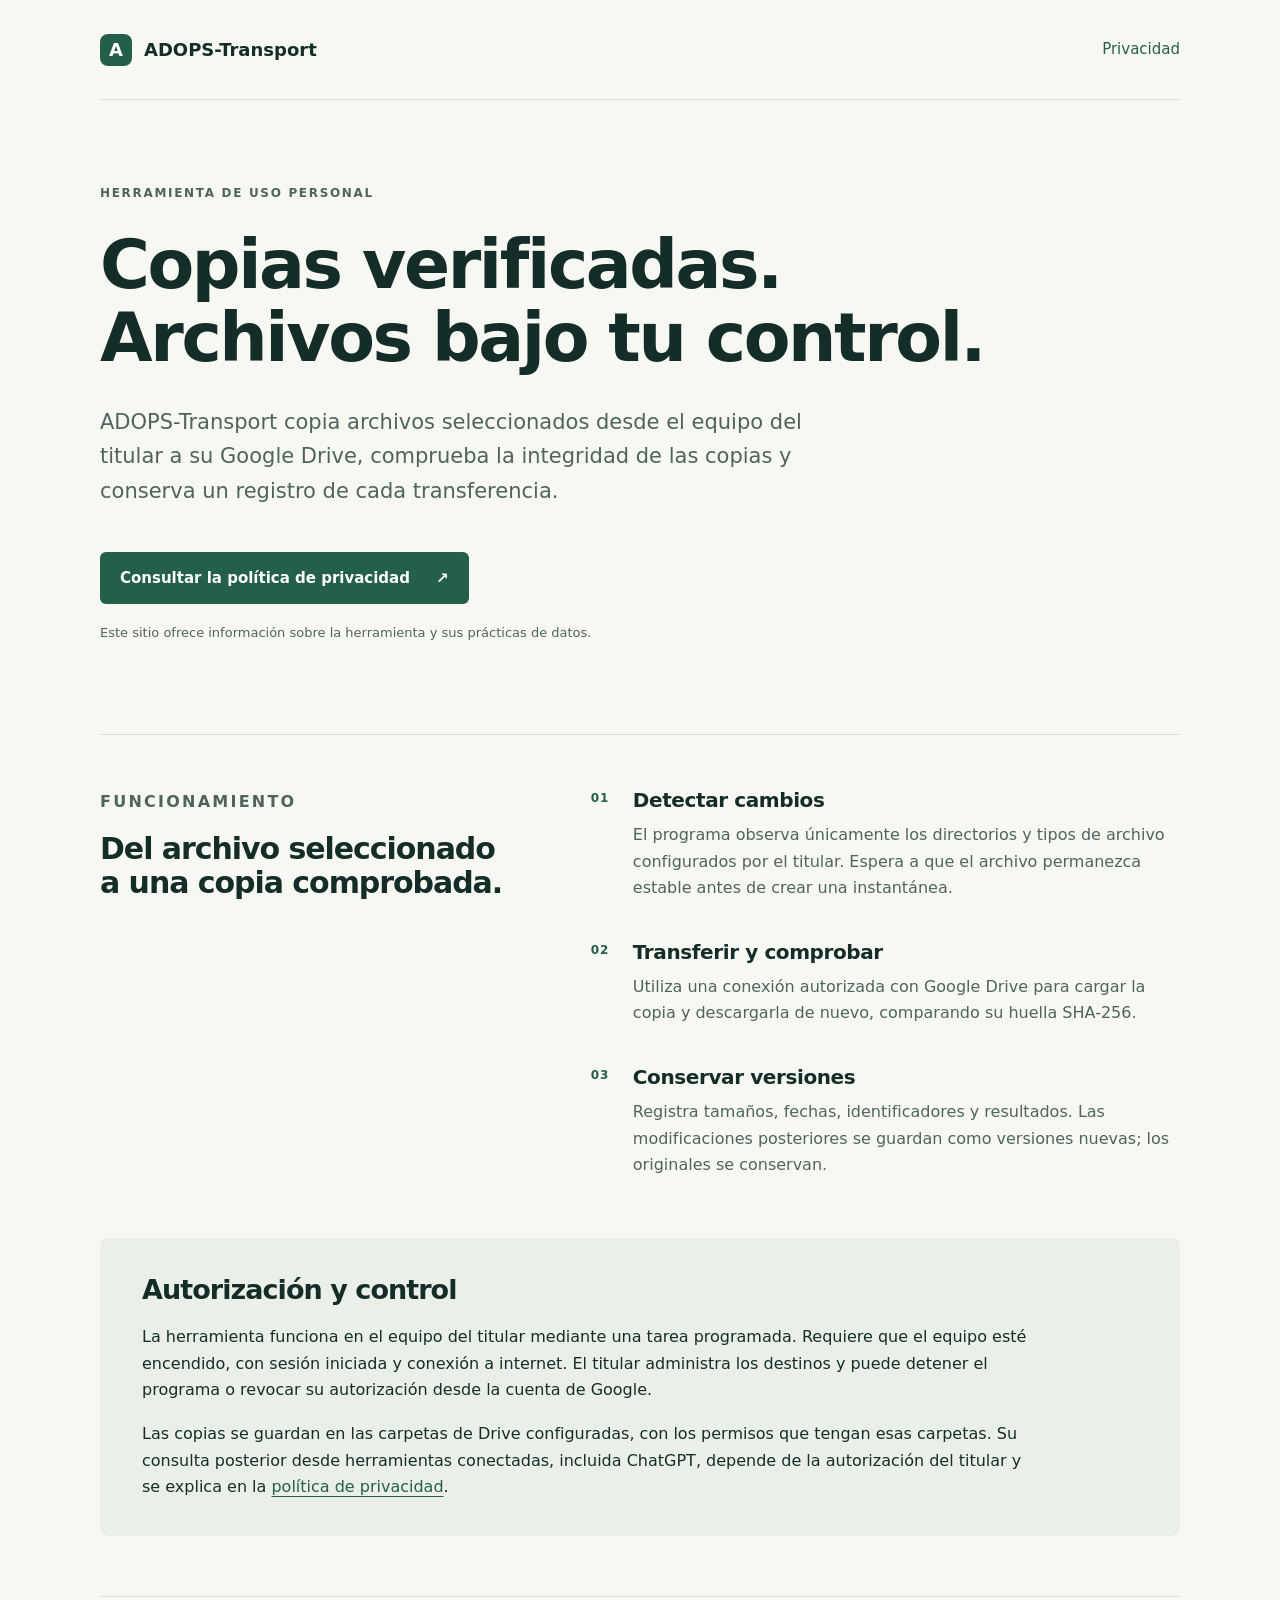
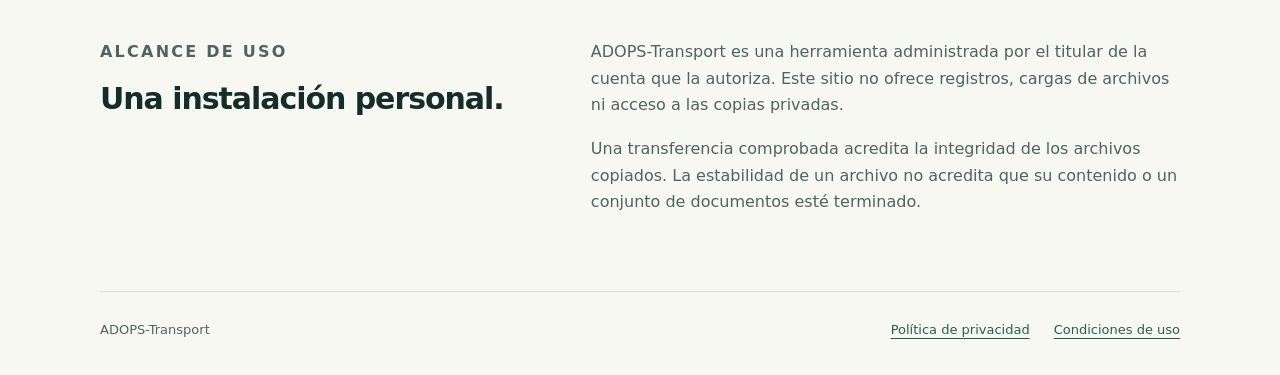
<file: index.html>
<!doctype html>
<html lang="es">
<head>
  <meta charset="utf-8">
  <meta name="viewport" content="width=device-width, initial-scale=1">
  <meta name="description" content="ADOPS-Transport: herramienta personal para copiar archivos seleccionados a Google Drive y comprobar la integridad de las copias.">
  <meta name="referrer" content="no-referrer">
  <title>ADOPS-Transport · Transferencia de archivos</title>
  <link rel="stylesheet" href="styles.css">
</head>
<body>
  <a class="skip" href="#contenido">Saltar al contenido</a>
  <header class="header wrap">
    <a class="wordmark" href="./" aria-label="ADOPS-Transport, inicio"><span class="mark" aria-hidden="true">A</span> ADOPS-Transport</a>
    <nav aria-label="Navegación principal"><a href="privacy.html">Privacidad</a></nav>
  </header>
  <main id="contenido" class="wrap">
    <section class="hero" aria-labelledby="titulo">
      <p class="eyebrow">Herramienta de uso personal</p>
      <h1 id="titulo">Copias verificadas.<br>Archivos bajo tu control.</h1>
      <p class="lead">ADOPS-Transport copia archivos seleccionados desde el equipo del titular a su Google Drive, comprueba la integridad de las copias y conserva un registro de cada transferencia.</p>
      <a class="button" href="privacy.html">Consultar la política de privacidad <span aria-hidden="true">↗</span></a>
      <p class="caption">Este sitio ofrece información sobre la herramienta y sus prácticas de datos.</p>
    </section>
    <section class="section" aria-labelledby="funcionamiento">
      <div class="section-title"><p class="eyebrow">Funcionamiento</p><h2 id="funcionamiento">Del archivo seleccionado<br>a una copia comprobada.</h2></div>
      <ol class="steps">
        <li><h3>Detectar cambios</h3><p>El programa observa únicamente los directorios y tipos de archivo configurados por el titular. Espera a que el archivo permanezca estable antes de crear una instantánea.</p></li>
        <li><h3>Transferir y comprobar</h3><p>Utiliza una conexión autorizada con Google Drive para cargar la copia y descargarla de nuevo, comparando su huella SHA-256.</p></li>
        <li><h3>Conservar versiones</h3><p>Registra tamaños, fechas, identificadores y resultados. Las modificaciones posteriores se guardan como versiones nuevas; los originales se conservan.</p></li>
      </ol>
    </section>
    <section class="note" aria-labelledby="control">
      <h2 id="control">Autorización y control</h2>
      <p>La herramienta funciona en el equipo del titular mediante una tarea programada. Requiere que el equipo esté encendido, con sesión iniciada y conexión a internet. El titular administra los destinos y puede detener el programa o revocar su autorización desde la cuenta de Google.</p>
      <p>Las copias se guardan en las carpetas de Drive configuradas, con los permisos que tengan esas carpetas. Su consulta posterior desde herramientas conectadas, incluida ChatGPT, depende de la autorización del titular y se explica en la <a href="privacy.html">política de privacidad</a>.</p>
    </section>
    <section id="condiciones" class="section compact" aria-labelledby="condiciones-titulo">
      <div class="section-title"><p class="eyebrow">Alcance de uso</p><h2 id="condiciones-titulo">Una instalación personal.</h2></div>
      <div><p>ADOPS-Transport es una herramienta administrada por el titular de la cuenta que la autoriza. Este sitio no ofrece registros, cargas de archivos ni acceso a las copias privadas.</p><p>Una transferencia comprobada acredita la integridad de los archivos copiados. La estabilidad de un archivo no acredita que su contenido o un conjunto de documentos esté terminado.</p></div>
    </section>
  </main>
  <footer class="footer wrap"><span>ADOPS-Transport</span><div><a href="privacy.html">Política de privacidad</a><a href="#condiciones">Condiciones de uso</a></div></footer>
</body>
</html>
</file>
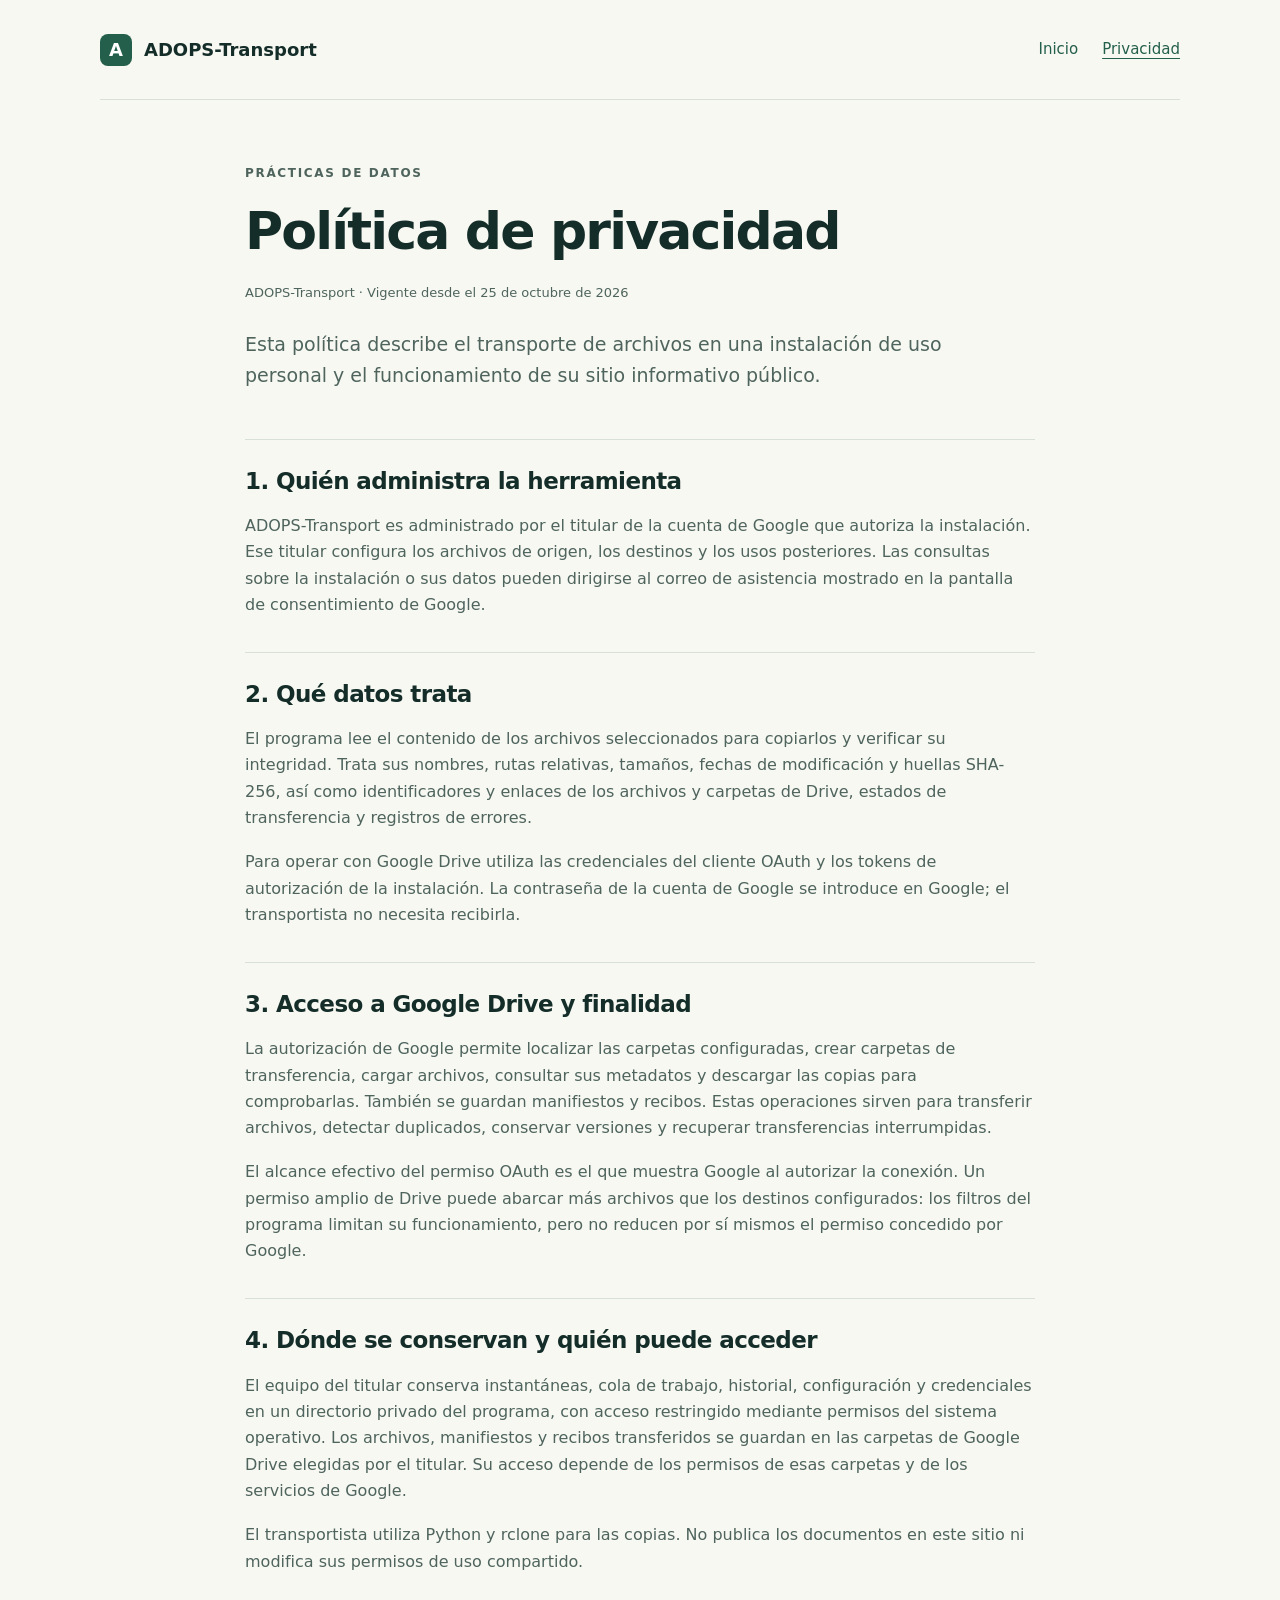
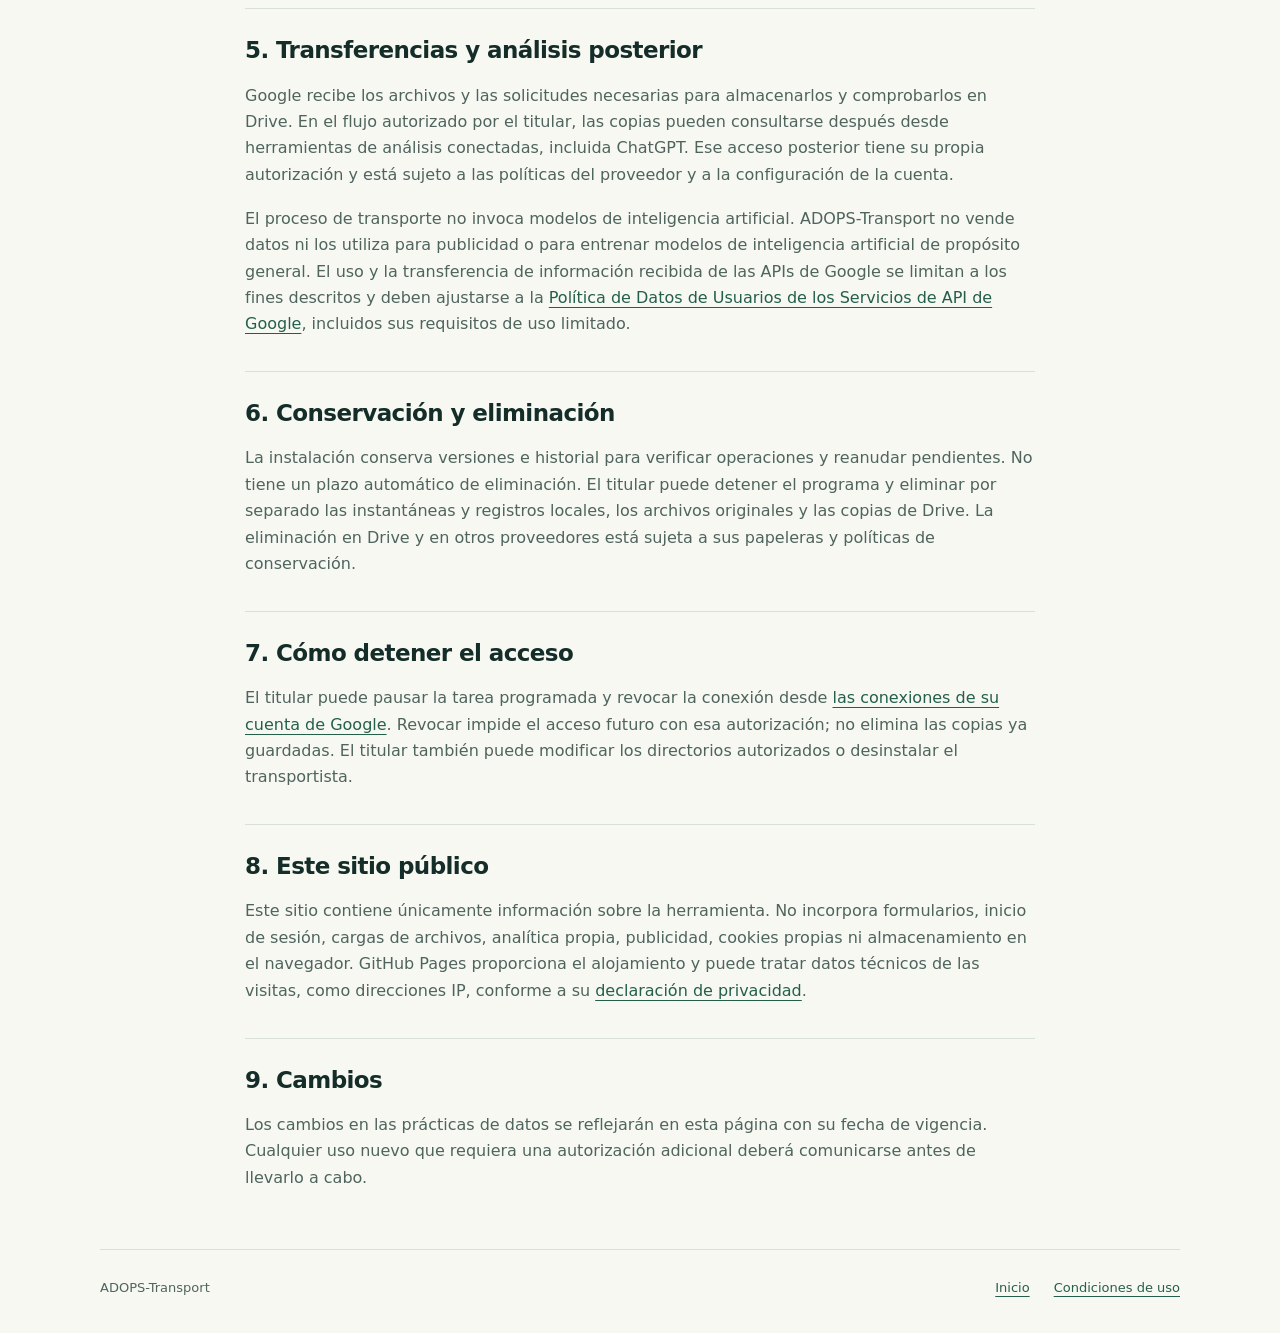
<file: privacy.html>
<!doctype html>
<html lang="es">
<head>
  <meta charset="utf-8">
  <meta name="viewport" content="width=device-width, initial-scale=1">
  <meta name="description" content="Cómo ADOPS-Transport accede, utiliza, conserva y transfiere archivos y datos de Google Drive, y cómo detener o revocar el acceso.">
  <meta name="referrer" content="no-referrer">
  <title>Política de privacidad · ADOPS-Transport</title>
  <link rel="stylesheet" href="styles.css">
</head>
<body>
  <a class="skip" href="#contenido">Saltar al contenido</a>
  <header class="header wrap">
    <a class="wordmark" href="./" aria-label="ADOPS-Transport, inicio"><span class="mark" aria-hidden="true">A</span> ADOPS-Transport</a>
    <nav aria-label="Navegación principal"><a href="./">Inicio</a><a href="privacy.html" aria-current="page">Privacidad</a></nav>
  </header>
  <main id="contenido" class="policy wrap">
    <div class="policy-heading"><p class="eyebrow">Prácticas de datos</p><h1>Política de privacidad</h1><p class="caption">ADOPS-Transport · Vigente desde el 25 de octubre de 2026</p><p class="lead">Esta política describe el transporte de archivos en una instalación de uso personal y el funcionamiento de su sitio informativo público.</p></div>
    <section aria-labelledby="responsable"><h2 id="responsable">1. Quién administra la herramienta</h2><p>ADOPS-Transport es administrado por el titular de la cuenta de Google que autoriza la instalación. Ese titular configura los archivos de origen, los destinos y los usos posteriores. Las consultas sobre la instalación o sus datos pueden dirigirse al correo de asistencia mostrado en la pantalla de consentimiento de Google.</p></section>
    <section aria-labelledby="datos"><h2 id="datos">2. Qué datos trata</h2><p>El programa lee el contenido de los archivos seleccionados para copiarlos y verificar su integridad. Trata sus nombres, rutas relativas, tamaños, fechas de modificación y huellas SHA-256, así como identificadores y enlaces de los archivos y carpetas de Drive, estados de transferencia y registros de errores.</p><p>Para operar con Google Drive utiliza las credenciales del cliente OAuth y los tokens de autorización de la instalación. La contraseña de la cuenta de Google se introduce en Google; el transportista no necesita recibirla.</p></section>
    <section aria-labelledby="acceso"><h2 id="acceso">3. Acceso a Google Drive y finalidad</h2><p>La autorización de Google permite localizar las carpetas configuradas, crear carpetas de transferencia, cargar archivos, consultar sus metadatos y descargar las copias para comprobarlas. También se guardan manifiestos y recibos. Estas operaciones sirven para transferir archivos, detectar duplicados, conservar versiones y recuperar transferencias interrumpidas.</p><p>El alcance efectivo del permiso OAuth es el que muestra Google al autorizar la conexión. Un permiso amplio de Drive puede abarcar más archivos que los destinos configurados: los filtros del programa limitan su funcionamiento, pero no reducen por sí mismos el permiso concedido por Google.</p></section>
    <section aria-labelledby="almacenamiento"><h2 id="almacenamiento">4. Dónde se conservan y quién puede acceder</h2><p>El equipo del titular conserva instantáneas, cola de trabajo, historial, configuración y credenciales en un directorio privado del programa, con acceso restringido mediante permisos del sistema operativo. Los archivos, manifiestos y recibos transferidos se guardan en las carpetas de Google Drive elegidas por el titular. Su acceso depende de los permisos de esas carpetas y de los servicios de Google.</p><p>El transportista utiliza Python y rclone para las copias. No publica los documentos en este sitio ni modifica sus permisos de uso compartido.</p></section>
    <section aria-labelledby="usos"><h2 id="usos">5. Transferencias y análisis posterior</h2><p>Google recibe los archivos y las solicitudes necesarias para almacenarlos y comprobarlos en Drive. En el flujo autorizado por el titular, las copias pueden consultarse después desde herramientas de análisis conectadas, incluida ChatGPT. Ese acceso posterior tiene su propia autorización y está sujeto a las políticas del proveedor y a la configuración de la cuenta.</p><p>El proceso de transporte no invoca modelos de inteligencia artificial. ADOPS-Transport no vende datos ni los utiliza para publicidad o para entrenar modelos de inteligencia artificial de propósito general. El uso y la transferencia de información recibida de las APIs de Google se limitan a los fines descritos y deben ajustarse a la <a href="https://developers.google.com/terms/api-services-user-data-policy" rel="noreferrer">Política de Datos de Usuarios de los Servicios de API de Google</a>, incluidos sus requisitos de uso limitado.</p></section>
    <section aria-labelledby="conservacion"><h2 id="conservacion">6. Conservación y eliminación</h2><p>La instalación conserva versiones e historial para verificar operaciones y reanudar pendientes. No tiene un plazo automático de eliminación. El titular puede detener el programa y eliminar por separado las instantáneas y registros locales, los archivos originales y las copias de Drive. La eliminación en Drive y en otros proveedores está sujeta a sus papeleras y políticas de conservación.</p></section>
    <section aria-labelledby="revocacion"><h2 id="revocacion">7. Cómo detener el acceso</h2><p>El titular puede pausar la tarea programada y revocar la conexión desde <a href="https://myaccount.google.com/connections" rel="noreferrer">las conexiones de su cuenta de Google</a>. Revocar impide el acceso futuro con esa autorización; no elimina las copias ya guardadas. El titular también puede modificar los directorios autorizados o desinstalar el transportista.</p></section>
    <section aria-labelledby="web"><h2 id="web">8. Este sitio público</h2><p>Este sitio contiene únicamente información sobre la herramienta. No incorpora formularios, inicio de sesión, cargas de archivos, analítica propia, publicidad, cookies propias ni almacenamiento en el navegador. GitHub Pages proporciona el alojamiento y puede tratar datos técnicos de las visitas, como direcciones IP, conforme a su <a href="https://docs.github.com/en/site-policy/privacy-policies/github-general-privacy-statement" rel="noreferrer">declaración de privacidad</a>.</p></section>
    <section aria-labelledby="cambios"><h2 id="cambios">9. Cambios</h2><p>Los cambios en las prácticas de datos se reflejarán en esta página con su fecha de vigencia. Cualquier uso nuevo que requiera una autorización adicional deberá comunicarse antes de llevarlo a cabo.</p></section>
  </main>
  <footer class="footer wrap"><span>ADOPS-Transport</span><div><a href="./">Inicio</a><a href="./#condiciones">Condiciones de uso</a></div></footer>
</body>
</html>
</file>
<file: styles.css>
:root{--paper:#f8f8f3;--ink:#142d29;--muted:#4e645d;--line:#d9e0d9;--green:#245f4c;--light:#eaf0e7;--white:#fff;--width:1080px}
*{box-sizing:border-box}html{scroll-behavior:smooth}body{margin:0;background:var(--paper);color:var(--ink);font-family:ui-sans-serif,system-ui,-apple-system,BlinkMacSystemFont,"Segoe UI",sans-serif;line-height:1.65;font-size:17px}a{color:var(--green);text-underline-offset:4px}a:hover{text-decoration-thickness:2px}a:focus-visible{outline:3px solid var(--green);outline-offset:5px}p{margin:0 0 1.1em}h1,h2,h3{line-height:1.15;margin:0 0 .7em;font-weight:600;letter-spacing:-.035em}.wrap{width:min(var(--width),calc(100% - 64px));margin-inline:auto}.header{display:flex;align-items:center;justify-content:space-between;gap:24px;min-height:100px;border-bottom:1px solid var(--line)}.wordmark{display:inline-flex;align-items:center;gap:12px;font-weight:650;text-decoration:none;color:var(--ink);font-size:18px}.mark{display:grid;place-items:center;width:32px;height:32px;background:var(--green);color:var(--white);border-radius:8px;font-size:18px}.header nav{display:flex;gap:24px;font-size:15px}.header nav a{text-decoration:none;padding:10px 0}.header nav a[aria-current]{text-decoration:underline}.hero{padding:84px 0 76px;max-width:900px}.eyebrow{text-transform:uppercase;letter-spacing:.14em;font-size:12px;font-weight:700;color:var(--muted);margin-bottom:24px}.hero h1{font-size:clamp(40px,5.8vw,68px);line-height:1.08;margin-bottom:30px}.lead{font-size:21px;line-height:1.65;max-width:730px;color:var(--muted)}.button{display:inline-flex;align-items:center;gap:26px;background:var(--green);color:white;border-radius:6px;padding:14px 20px;margin:20px 0 18px;text-decoration:none;font-size:15px;font-weight:600}.caption{font-size:13px;color:var(--muted)}.section{display:grid;grid-template-columns:1fr 1.4fr;gap:70px;border-top:1px solid var(--line);padding:54px 0 60px}.section-title h2{font-size:30px}.section-title .eyebrow{margin-bottom:16px}.steps{list-style:none;counter-reset:step;padding:0;margin:0}.steps li{counter-increment:step;padding:0 0 22px 42px;position:relative}.steps li::before{content:"0" counter(step);position:absolute;left:0;top:0;font-size:12px;color:var(--green);font-weight:700;letter-spacing:.06em}.steps h3{font-size:20px;letter-spacing:-.02em;margin-bottom:10px}.steps p,.section p{font-size:16px;color:var(--muted)}.steps li:last-child{padding-bottom:0}.steps li:last-child p{margin-bottom:0}.note{background:var(--light);border-radius:8px;padding:36px 42px;margin:0 0 60px}.note h2{font-size:27px}.note p{max-width:900px;font-size:16px}.note p:last-child{margin:0}.compact{padding-block:42px 58px}.footer{display:flex;align-items:center;justify-content:space-between;gap:20px;border-top:1px solid var(--line);padding-block:27px 35px;font-size:13px;color:var(--muted)}.footer div{display:flex;gap:24px}.policy{max-width:790px}.policy-heading{padding:64px 0 26px}.policy h1{font-size:clamp(36px,5vw,52px);margin-bottom:20px}.policy .eyebrow{margin-bottom:18px}.policy .lead{font-size:19px;margin-top:26px}.policy section{padding:26px 0 16px;border-top:1px solid var(--line)}.policy h2{font-size:23px;line-height:1.35;letter-spacing:-.025em}.policy section p{color:var(--muted);font-size:16px}.policy section:last-child{padding-bottom:40px}.skip{position:absolute;left:-10000px;top:8px}.skip:focus{left:16px;z-index:2;background:white;padding:12px}@media(max-width:700px){.wrap{width:calc(100% - 40px)}.header{min-height:84px;gap:12px}.wordmark{font-size:15px;gap:8px}.header nav{font-size:13px;gap:14px}.mark{width:28px;height:28px}.hero{padding:50px 0}.lead{font-size:19px}.section{grid-template-columns:1fr;gap:25px;padding-block:34px}.section-title h2{font-size:28px}.note{padding:26px 24px;margin-bottom:34px}.footer{align-items:flex-start;flex-direction:column;gap:12px}.policy-heading{padding-top:40px}.policy h2{font-size:21px}.button{gap:14px;font-size:14px;padding:13px 16px}}@media(prefers-reduced-motion:reduce){html{scroll-behavior:auto}}
</file>
